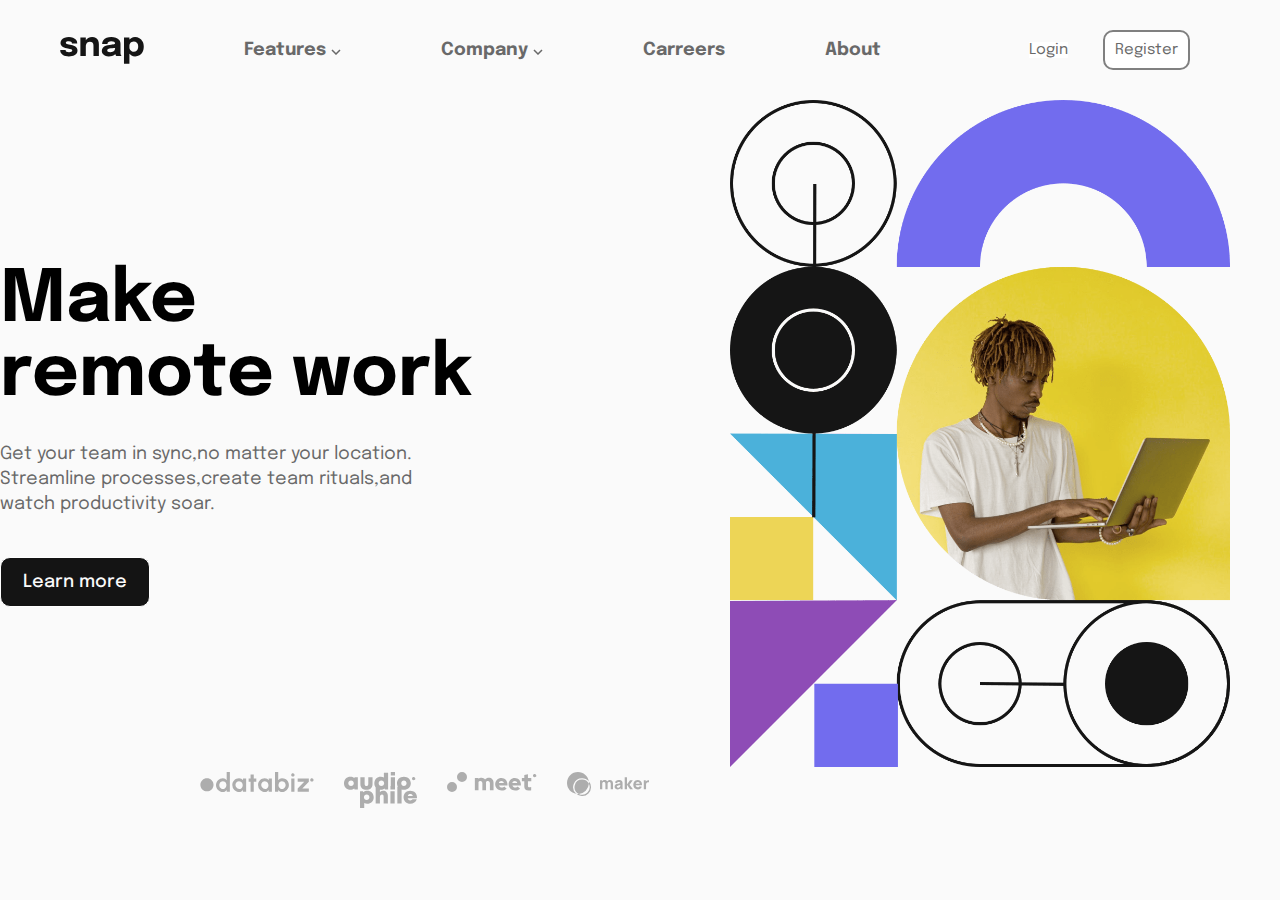
<file: standing-page/index.html>
<!DOCTYPE html>
<html lang="en">
  <head>
    <meta charset="UTF-8" />
    <meta name="viewport" content="width=device-width, initial-scale=1.0" />
    <!-- displays site properly based on user's device -->
    <link rel="preconnect" href="https://fonts.googleapis.com" />
    <link rel="preconnect" href="https://fonts.gstatic.com" crossorigin />
    <link
      href="https://fonts.googleapis.com/css2?family=Epilogue:wght@500;700&display=swap"
      rel="stylesheet"
    />
    <link rel="stylesheet" href="style.css" />
    <title>Frontend Mentor | Intro section with dropdown navigation</title>
    <script src="script.js" defer></script>
  </head>
  <body>
    <div class="navbar">
      <div class="left-side">
        <svg width="84" height="27" xmlns="http://www.w3.org/2000/svg">
          <path
            d="M8.852 19.42c-1.108 0-2.175-.128-3.202-.385a9.648 9.648 0 0 1-2.756-1.137c-.811-.502-1.453-1.13-1.925-1.882-.473-.752-.709-1.63-.709-2.633v-.316h5.39v.246c0 .676.3 1.172.901 1.487.601.315 1.415.472 2.441.472a7.08 7.08 0 0 0 1.55-.166c.495-.11.903-.291 1.224-.542.321-.251.482-.569.482-.954 0-.618-.342-1.056-1.024-1.313-.683-.256-1.777-.513-3.282-.77a21.716 21.716 0 0 1-2.59-.595A10.937 10.937 0 0 1 2.938 9.91 5.28 5.28 0 0 1 1.17 8.28C.727 7.622.505 6.82.505 5.875c0-1.26.382-2.322 1.146-3.185.764-.863 1.782-1.517 3.054-1.96C5.977.287 7.377.065 8.905.065c1.458 0 2.818.242 4.078.726 1.26.484 2.28 1.179 3.062 2.083.782.904 1.172 1.992 1.172 3.264v.245H11.88v-.21c0-.467-.149-.846-.446-1.138a2.804 2.804 0 0 0-1.129-.656 4.616 4.616 0 0 0-1.418-.219c-.443 0-.9.05-1.373.149-.473.099-.872.262-1.199.49-.327.227-.49.545-.49.954 0 .396.175.72.525.97.35.252.84.456 1.47.613.63.158 1.36.306 2.188.447.781.128 1.607.306 2.476.533.869.228 1.686.549 2.45.963a5.34 5.34 0 0 1 1.855 1.627c.472.671.709 1.52.709 2.546 0 1.062-.245 1.972-.735 2.73a5.607 5.607 0 0 1-1.987 1.847 10.04 10.04 0 0 1-2.782 1.05c-1.021.227-2.068.341-3.142.341ZM33.48 19V8.92c0-.77-.1-1.473-.298-2.109a2.965 2.965 0 0 0-1.067-1.531c-.513-.385-1.254-.577-2.223-.577-.84 0-1.566.192-2.178.577a3.754 3.754 0 0 0-1.41 1.61c-.326.688-.49 1.482-.49 2.38L24.31 8.185c0-1.61.35-3.022 1.05-4.235a7.627 7.627 0 0 1 2.844-2.853C29.398.41 30.726.066 32.183.066c1.53 0 2.786.306 3.772.919.986.612 1.721 1.464 2.205 2.555.484 1.09.726 2.365.726 3.824V19H33.48Zm-13.09 0V.415h5.425V19h-5.425Zm28.389.385c-1.354 0-2.558-.216-3.614-.648-1.056-.431-1.881-1.055-2.476-1.872-.595-.817-.893-1.808-.893-2.975 0-1.318.362-2.392 1.085-3.22.724-.828 1.683-1.461 2.879-1.899a15.898 15.898 0 0 1 3.894-.866c2.041-.198 3.45-.38 4.226-.542.776-.164 1.164-.45 1.164-.858V6.47c0-.688-.33-1.23-.989-1.627-.66-.397-1.578-.595-2.756-.595-1.249 0-2.202.224-2.861.673-.66.45-.99 1.135-.99 2.056H42.11c0-1.493.406-2.753 1.217-3.78.81-1.026 1.91-1.805 3.298-2.336 1.389-.53 2.958-.796 4.708-.796 1.633 0 3.144.248 4.532.744 1.389.496 2.506 1.24 3.352 2.231.845.992 1.268 2.252 1.268 3.78v8.032c0 .479.015.937.044 1.374.03.438.096.837.201 1.199.117.408.263.747.438 1.015.175.268.32.455.437.56h-5.337a3.723 3.723 0 0 1-.376-.508 3.962 3.962 0 0 1-.43-.892 7.195 7.195 0 0 1-.305-1.234 9.674 9.674 0 0 1-.097-1.461l1.12.77c-.326.77-.854 1.432-1.583 1.986-.73.554-1.593.98-2.59 1.278-.998.297-2.074.446-3.23.446Zm1.452-4.06a6.14 6.14 0 0 0 2.389-.464A4.104 4.104 0 0 0 54.43 13.4c.467-.665.7-1.534.7-2.608V8.92l1.348 1.313c-.77.28-1.66.51-2.669.69-1.01.182-2.015.324-3.019.43-1.19.116-2.08.317-2.668.603-.59.286-.884.767-.884 1.444 0 .642.25 1.123.752 1.444.502.32 1.249.481 2.24.481Zm13.742 11.323V.415h5.442v26.233h-5.442Zm11.182-7.228a7.325 7.325 0 0 1-4.042-1.181c-1.225-.788-2.205-1.85-2.94-3.185-.735-1.336-1.103-2.838-1.103-4.507v-.28l2.345-.052v.21c0 .863.21 1.619.63 2.266.42.648.963 1.146 1.628 1.496.665.35 1.359.526 2.082.526 1.19 0 2.226-.412 3.106-1.234.881-.823 1.322-2.109 1.322-3.859s-.438-3.025-1.313-3.824c-.875-.799-1.913-1.199-3.115-1.199-.723 0-1.417.173-2.082.517a4.308 4.308 0 0 0-1.628 1.461c-.42.63-.63 1.383-.63 2.257l-2.345-.14c0-1.68.368-3.164 1.103-4.453.735-1.29 1.715-2.307 2.94-3.054a7.619 7.619 0 0 1 4.042-1.12c1.505 0 2.911.37 4.218 1.111 1.306.741 2.365 1.823 3.176 3.247.81 1.423 1.216 3.155 1.216 5.197 0 2.135-.396 3.932-1.19 5.39-.793 1.458-1.843 2.558-3.15 3.299a8.51 8.51 0 0 1-4.27 1.111Z"
            fill="#151515"
          />
        </svg>
        <ul class="first-list">
          <li>
            <a href="#">Features</a>

            <svg width="10" height="6" xmlns="http://www.w3.org/2000/svg">
              <path
                stroke="#686868"
                stroke-width="1.5"
                fill="none"
                d="m1 1 4 4 4-4"
              />
            </svg>
            <ul class="dropdown">
              <li>
                <svg width="14" height="16" xmlns="http://www.w3.org/2000/svg">
                  <path
                    d="M14 3v12a1 1 0 0 1-1 1H1a1 1 0 0 1-1-1V3a1 1 0 0 1 1-1h1V1a1 1 0 1 1 2 0v1h2V1a1 1 0 1 1 2 0v1h2V1a1 1 0 0 1 2 0v1h1a1 1 0 0 1 1 1Zm-2 3H2v1h10V6Zm0 3H2v1h10V9Zm0 3H2v1h10v-1Z"
                    fill="#726CEE"
                  />
                </svg>
                <a href="#">Todo List</a>
              </li>
              <li>
                <svg width="16" height="16" xmlns="http://www.w3.org/2000/svg">
                  <path
                    d="M12.667 8.667h-4v4h4v-4ZM11.334 0v1.333H4.667V0h-2v1.333h-1C.75 1.333 0 2.083 0 3v11.333C0 15.25.75 16 1.667 16h12.667C15.25 16 16 15.25 16 14.333V3c0-.917-.75-1.667-1.666-1.667h-1V0h-2Zm3 14.333H1.667V5.5h12.667v8.833Z"
                    fill="#4BB1DA"
                  />
                </svg>
                <a href="#">Calendar</a>
              </li>
              <li>
                <svg width="13" height="17" xmlns="http://www.w3.org/2000/svg">
                  <path
                    d="M6.408 13.916c-3.313 0-6-1.343-6-3 0-.612.371-1.18 1-1.654V7.916a5 5 0 0 1 3.041-4.6 2 2 0 0 1 3.507-1.664 2 2 0 0 1 .411 1.664 5.002 5.002 0 0 1 3.041 4.6v1.346c.629.474 1 1.042 1 1.654 0 1.657-2.687 3-6 3Zm0 1c.694 0 1.352-.066 1.984-.16.004.054.016.105.016.16a2 2 0 0 1-4 0c0-.055.012-.106.016-.16.633.094 1.29.16 1.984.16Z"
                    fill="#EDD556"
                  />
                </svg>
                <a href="#">Reminder</a>
              </li>
              <li>
                <svg width="16" height="16" xmlns="http://www.w3.org/2000/svg">
                  <path
                    d="M8 0a8 8 0 1 1 0 16A8 8 0 0 1 8 0Zm0 2.133a5.867 5.867 0 1 0 0 11.734A5.867 5.867 0 0 0 8 2.133ZM8 3.2a4.8 4.8 0 1 1 0 9.6 4.8 4.8 0 0 1 0-9.6Zm-.533 2.667a.533.533 0 0 0-.534.533v2.133c0 .295.24.534.534.534h3.2a.533.533 0 0 0 0-1.067H8V6.4a.533.533 0 0 0-.533-.533Z"
                    fill="#8E4CB6"
                  />
                </svg>
                <a href="#">Planning</a>
              </li>
            </ul>
          </li>

          <li class="comp">
            <a href="#">Company</a>
            <svg width="10" height="6" xmlns="http://www.w3.org/2000/svg">
              <path
                stroke="#686868"
                stroke-width="1.5"
                fill="none"
                d="m1 1 4 4 4-4"
              />
            </svg>
            <ul class="dropdown company">
              <li>
                <a href="#">History</a>
              </li>
              <li>
                <a href="#">Calendar</a>
              </li>
              <li>
                <a href="#">Reminder</a>
              </li>
            </ul>
          </li>
          <li><a href="#">Carreers</a></li>
          <li><a href="#"> About </a></li>
        </ul>
      </div>
      <div class="right-side">
        <button>Login</button>
        <button class="register-btn">Register</button>
      </div>
    </div>
    <div class="header">
      <div class="content">
        <h1>
          Make <br />
          remote work
        </h1>
        <p>
          Get your team in sync,no matter your location. <br />
          Streamline processes,create team rituals,and <br />
          watch productivity soar.
        </p>
        <button>Learn more</button>
      </div>
      <div class="image-container">
        <img src="images/image-hero-desktop.png" alt="" />
      </div>
    </div>
    <ul class="list">
      <li>
        <svg width="114" height="20" xmlns="http://www.w3.org/2000/svg">
          <path
            d="M22.887 20c.838 0 1.576-.183 2.213-.55a4.977 4.977 0 0 0 1.584-1.429v1.638h3.195V0h-3.195v8.191A4.848 4.848 0 0 0 25.1 6.756c-.637-.362-1.375-.544-2.213-.544-.951 0-1.842.18-2.67.538-.83.358-1.561.854-2.194 1.487a6.996 6.996 0 0 0-1.486 2.196A6.68 6.68 0 0 0 16 13.106c0 .953.179 1.844.537 2.674.358.83.853 1.562 1.486 2.195a6.989 6.989 0 0 0 2.193 1.488c.83.358 1.72.537 2.671.537Zm.04-3.08a3.42 3.42 0 0 1-1.827-.511 3.826 3.826 0 0 1-1.827-3.303c0-.708.166-1.35.498-1.926a3.9 3.9 0 0 1 1.322-1.383 3.379 3.379 0 0 1 1.834-.518c.672 0 1.272.17 1.8.511.528.341.94.802 1.237 1.383.297.581.445 1.225.445 1.933 0 .7-.148 1.34-.445 1.92a3.53 3.53 0 0 1-1.23 1.383c-.524.34-1.127.511-1.807.511ZM39.294 20c.794 0 1.486-.181 2.075-.544a4.375 4.375 0 0 0 1.434-1.422l.13 1.625h3.209V6.553h-3.195l.144 1.678a5.992 5.992 0 0 0-1.748-1.468c-.685-.385-1.464-.577-2.337-.577-.934 0-1.807.175-2.619.524a6.818 6.818 0 0 0-2.147 1.455c-.62.62-1.1 1.341-1.44 2.163a6.81 6.81 0 0 0-.511 2.634 6.935 6.935 0 0 0 2.042 4.967 7.16 7.16 0 0 0 2.24 1.52c.846.368 1.754.551 2.723.551Zm.091-3.08a3.51 3.51 0 0 1-1.813-.498 4.227 4.227 0 0 1-1.395-1.33 4.049 4.049 0 0 1-.654-1.842c-.061-.734.057-1.4.353-1.998a3.592 3.592 0 0 1 1.264-1.435 3.3 3.3 0 0 1 1.853-.538 3.32 3.32 0 0 1 1.794.498c.532.332.968.776 1.309 1.33.34.555.541 1.173.602 1.855.053.725-.054 1.387-.32 1.986a3.384 3.384 0 0 1-1.172 1.435c-.516.358-1.122.537-1.82.537Zm14.378 2.74V9.75h2.54V6.553h-2.54V2.438h-3.195v4.115H48.63v3.198h1.938v9.908h3.195Zm11.273.34c.795 0 1.486-.181 2.076-.544a4.375 4.375 0 0 0 1.433-1.422l.131 1.625h3.208V6.553H68.69l.145 1.678a5.992 5.992 0 0 0-1.749-1.468c-.685-.385-1.464-.577-2.337-.577-.934 0-1.807.175-2.619.524a6.818 6.818 0 0 0-2.147 1.455c-.62.62-1.1 1.341-1.44 2.163a6.81 6.81 0 0 0-.51 2.634 6.935 6.935 0 0 0 2.042 4.967 7.16 7.16 0 0 0 2.239 1.52c.847.368 1.754.551 2.723.551Zm.092-3.08a3.51 3.51 0 0 1-1.814-.498 4.227 4.227 0 0 1-1.394-1.33 4.049 4.049 0 0 1-.655-1.842c-.06-.734.057-1.4.354-1.998a3.592 3.592 0 0 1 1.263-1.435 3.3 3.3 0 0 1 1.853-.538 3.32 3.32 0 0 1 1.794.498c.532.332.969.776 1.31 1.33.34.555.54 1.173.602 1.855.052.725-.055 1.387-.321 1.986a3.384 3.384 0 0 1-1.172 1.435c-.515.358-1.122.537-1.82.537ZM81.993 20c.96 0 1.857-.18 2.69-.537a6.968 6.968 0 0 0 3.687-3.696 6.774 6.774 0 0 0 .536-2.687c0-1.267-.31-2.423-.93-3.467a7.027 7.027 0 0 0-2.5-2.496c-1.048-.62-2.209-.93-3.483-.93-.82 0-1.547.185-2.18.556a5.15 5.15 0 0 0-1.591 1.448V0h-3.195v19.66h3.195v-1.665a5.15 5.15 0 0 0 1.59 1.448c.634.371 1.36.557 2.18.557Zm-.04-3.093c-.663 0-1.256-.17-1.78-.511a3.53 3.53 0 0 1-1.231-1.383 4.187 4.187 0 0 1-.445-1.933c0-.69.148-1.326.445-1.907a3.58 3.58 0 0 1 1.23-1.39 3.164 3.164 0 0 1 1.782-.517c.672 0 1.287.17 1.846.511.558.341 1.004.802 1.335 1.383.332.58.498 1.221.498 1.92 0 .708-.166 1.35-.498 1.927a3.88 3.88 0 0 1-1.329 1.382 3.435 3.435 0 0 1-1.852.518ZM92.874 4.6c.463 0 .854-.155 1.173-.465.318-.31.478-.701.478-1.173 0-.463-.16-.852-.478-1.166a1.604 1.604 0 0 0-1.172-.472c-.463 0-.856.157-1.179.472a1.563 1.563 0 0 0-.484 1.166c0 .472.161.863.484 1.173.323.31.716.465 1.179.465Zm19 5c.463 0 .854-.155 1.173-.465.318-.31.478-.701.478-1.173 0-.463-.16-.852-.478-1.166a1.604 1.604 0 0 0-1.172-.472c-.463 0-.856.157-1.179.472a1.563 1.563 0 0 0-.484 1.166c0 .472.161.863.484 1.173.323.31.716.465 1.179.465ZM6.979 19.324c1.835 0 3.385-.616 4.65-1.846 1.264-1.23 1.896-2.782 1.896-4.654 0-1.838-.632-3.38-1.897-4.628-1.264-1.248-2.814-1.872-4.65-1.872-1.835 0-3.393.624-4.675 1.872C1.021 9.444.38 10.986.38 12.824c0 1.872.64 3.423 1.922 4.654 1.282 1.23 2.84 1.846 4.676 1.846Zm87.48.335V6.553h-3.195V19.66h3.195Zm14.399 0v-3.198h-6.573l6.573-6.71V6.553H97.675v3.198h6.586l-6.586 6.71v3.198h11.182Z"
            fill="#ADADAD"
          />
        </svg>
      </li>
      <li>
        <svg width="73" height="36" xmlns="http://www.w3.org/2000/svg">
          <path
            d="M6.476 17.85c1.434 0 2.715-.47 3.726-1.287l.364.87h3.289V5.126h-3.17l-.436.952C9.23 5.238 7.93 4.754 6.476 4.754 2.699 4.754 0 7.467 0 11.28c0 3.825 2.7 6.571 6.476 6.571Zm.568-3.754c-1.593 0-2.764-1.2-2.764-2.807 0-1.598 1.161-2.797 2.764-2.797 1.594 0 2.765 1.2 2.765 2.797 0 1.607-1.171 2.807-2.765 2.807Zm15.422 3.754c3.648 0 6.078-2.243 6.078-5.687V5.138H24.29v6.84c0 1.286-.687 2.064-1.824 2.064-1.136 0-1.837-.765-1.837-2.064v-6.84h-4.254v7.025c0 3.444 2.443 5.687 6.091 5.687Zm14.361.013c1.439 0 2.72-.488 3.725-1.33l.401.914h3.148V.694h-4.205v4.895a5.78 5.78 0 0 0-3.069-.854c-3.79 0-6.489 2.732-6.489 6.557 0 3.826 2.7 6.571 6.49 6.571Zm.57-3.754c-1.594 0-2.765-1.21-2.765-2.816 0-1.608 1.17-2.817 2.764-2.817 1.594 0 2.765 1.21 2.765 2.817 0 1.607-1.171 2.816-2.765 2.816ZM50.99 3.598V0H46.8v3.598h4.19Zm.032 13.848V5.138H46.77v12.308h4.254Zm8.88.404c4.014 0 6.925-2.755 6.925-6.558 0-3.815-2.911-6.557-6.924-6.557-4.027 0-6.925 2.742-6.925 6.557 0 3.803 2.898 6.558 6.925 6.558Zm9.76-9.573c.463 0 .853-.156 1.172-.466.318-.31.478-.7.478-1.173 0-.463-.16-.852-.478-1.166A1.604 1.604 0 0 0 69.663 5c-.463 0-.856.157-1.179.472A1.563 1.563 0 0 0 68 6.638c0 .472.161.863.484 1.173.323.31.716.466 1.179.466Zm-9.76 5.765c-1.55 0-2.663-1.122-2.663-2.75 0-1.627 1.113-2.748 2.664-2.748 1.55 0 2.663 1.131 2.663 2.749 0 1.627-1.112 2.749-2.663 2.749Zm-39.676 21.86v-4.846a5.789 5.789 0 0 0 3.01.817c3.777 0 6.476-2.735 6.476-6.57 0-3.835-2.7-6.558-6.475-6.558-1.468 0-2.775.506-3.79 1.381l-.533-.977h-2.893v16.753h4.205Zm2.442-7.783c-1.594 0-2.765-1.2-2.765-2.816 0-1.617 1.171-2.817 2.765-2.817 1.593 0 2.764 1.2 2.764 2.817 0 1.617-1.18 2.816-2.764 2.816Zm13.25 3.338v-6.573c0-1.58.802-2.49 2.09-2.49 1.11 0 1.61.724 1.61 2.144v6.919h4.253v-7.412c0-3.19-1.822-5.26-4.657-5.26a5.28 5.28 0 0 0-3.297 1.174v-5.255h-4.253v16.753h4.253Zm14.718-13.849V14.01h-4.189v3.598h4.189Zm.033 13.849V19.148h-4.254v12.309h4.254Zm6.929 0V14.704h-4.254v16.753H57.6Zm8.664.404c3.099 0 5.597-1.755 6.466-4.564h-4.233c-.409.72-1.24 1.154-2.233 1.154-1.343 0-2.243-.73-2.52-2.142h9.17c.055-.38.087-.752.087-1.122 0-3.611-2.756-6.442-6.737-6.442-3.876 0-6.708 2.775-6.708 6.548 0 3.76 2.855 6.568 6.708 6.568Zm2.547-7.9h-4.993c.344-1.222 1.206-1.894 2.446-1.894 1.284 0 2.173.664 2.547 1.894Z"
            fill="#ADADAD"
          />
        </svg>
      </li>
      <li>
        <svg width="90" height="20" xmlns="http://www.w3.org/2000/svg">
          <path
            d="M5 10a5 5 0 1 1 0 10 5 5 0 0 1 0-10ZM15 0a5 5 0 1 1 0 10 5 5 0 0 1 0-10Zm16.515 18.34V9.964c.226-.293.5-.513.824-.66.324-.146.689-.22 1.095-.22.587 0 1.058.205 1.412.614.353.408.53.945.53 1.608v7.034h3.658v-7.543a7.069 7.069 0 0 0-.045-.787c.241-.293.527-.52.858-.683.331-.162.7-.242 1.107-.242.587 0 1.057.204 1.411.613.354.408.53.945.53 1.608v7.034h3.659v-7.543c0-1.435-.433-2.615-1.299-3.54-.865-.926-1.976-1.389-3.33-1.389-.783 0-1.506.147-2.168.44a4.968 4.968 0 0 0-1.716 1.25 4.316 4.316 0 0 0-1.524-1.239 4.504 4.504 0 0 0-2.021-.45c-.557 0-1.088.084-1.592.254-.505.17-.967.424-1.389.763V6.1h-3.658v12.24h3.658Zm23.168.231c.993 0 1.885-.146 2.675-.44.79-.292 1.562-.763 2.315-1.41l-2.416-2.199c-.286.293-.632.52-1.039.683a3.63 3.63 0 0 1-1.355.243c-.692 0-1.294-.182-1.806-.544a3.22 3.22 0 0 1-1.13-1.4h8.514v-.926a7.74 7.74 0 0 0-.452-2.672c-.301-.825-.719-1.531-1.253-2.117A5.875 5.875 0 0 0 56.828 6.4a5.71 5.71 0 0 0-2.416-.509c-.873 0-1.69.162-2.45.486a6.032 6.032 0 0 0-1.976 1.342 6.357 6.357 0 0 0-1.321 2.025 6.418 6.418 0 0 0-.486 2.487c0 .88.17 1.709.508 2.488a6.378 6.378 0 0 0 1.378 2.024 6.268 6.268 0 0 0 2.066 1.343 6.717 6.717 0 0 0 2.552.485Zm2.167-7.682h-4.99c.18-.617.49-1.095.926-1.434.436-.34.956-.51 1.558-.51.587 0 1.103.178 1.547.533.444.355.764.825.96 1.411Zm11.268 7.682c.994 0 1.885-.146 2.676-.44.79-.292 1.562-.763 2.314-1.41l-2.416-2.199c-.286.293-.632.52-1.039.683a3.63 3.63 0 0 1-1.354.243c-.693 0-1.295-.182-1.807-.544a3.22 3.22 0 0 1-1.129-1.4h8.513v-.926a7.74 7.74 0 0 0-.452-2.672c-.3-.825-.718-1.531-1.253-2.117A5.875 5.875 0 0 0 70.263 6.4a5.71 5.71 0 0 0-2.416-.509c-.873 0-1.69.162-2.45.486a6.032 6.032 0 0 0-1.976 1.342 6.357 6.357 0 0 0-1.32 2.025 6.418 6.418 0 0 0-.486 2.487c0 .88.17 1.709.508 2.488a6.378 6.378 0 0 0 1.377 2.024 6.268 6.268 0 0 0 2.066 1.343 6.717 6.717 0 0 0 2.552.485Zm2.168-7.682h-4.99c.18-.617.489-1.095.925-1.434.437-.34.956-.51 1.558-.51.587 0 1.103.178 1.547.533.444.355.764.825.96 1.411Zm11.335 7.613c.346 0 .775-.035 1.287-.104a7.37 7.37 0 0 0 1.265-.266V15.1c-.301.092-.58.158-.836.196a5.456 5.456 0 0 1-.813.058c-.587 0-.997-.112-1.23-.335-.234-.224-.35-.606-.35-1.146v-4.65h3.342V6.1h-3.342V2.143l-3.658.81V6.1H74.87v3.123h2.416v5.392c0 1.28.365 2.248 1.095 2.904.73.655 1.81.983 3.24.983Zm6.042-13.225c.462 0 .853-.156 1.172-.466.318-.31.478-.7.478-1.173 0-.463-.16-.852-.478-1.166A1.604 1.604 0 0 0 87.663 2c-.463 0-.856.157-1.179.472A1.563 1.563 0 0 0 86 3.638c0 .472.161.863.484 1.173.323.31.716.466 1.179.466Z"
            fill="#ADADAD"
            fill-rule="evenodd"
          />
        </svg>
      </li>
      <li>
        <svg width="83" height="24" xmlns="http://www.w3.org/2000/svg">
          <path
            d="M35.276 17.143V11.76c0-.51.141-.925.424-1.246.282-.321.656-.482 1.123-.482.488 0 .87.164 1.148.49.277.326.415.783.415 1.37v5.25h2.238V11.76c0-.34.065-.64.194-.9.129-.261.308-.464.539-.61.23-.145.502-.218.814-.218.489 0 .871.164 1.148.49.277.326.416.783.416 1.37v5.25h2.238V11.3c0-.971-.26-1.757-.778-2.358-.518-.6-1.285-.9-2.3-.9-.592 0-1.131.13-1.616.39-.486.26-.873.624-1.16 1.09l.062-.096-.037-.07a2.632 2.632 0 0 0-.687-.768l-.145-.103c-.447-.296-1.02-.444-1.716-.444-.609 0-1.159.134-1.65.403-.327.18-.61.401-.848.666l-.102.12v-.975h-1.975v8.887h2.255Zm15.305.247c.768 0 1.403-.133 1.905-.4.39-.206.76-.514 1.109-.921l.014-.018v1.092h1.958v-5.431c0-.406-.016-.773-.049-1.103a2.653 2.653 0 0 0-.313-.987 2.61 2.61 0 0 0-1.382-1.25c-.609-.242-1.306-.363-2.09-.363-1.07 0-1.915.23-2.534.691a3.434 3.434 0 0 0-1.268 1.794l2.025.642c.142-.406.392-.688.748-.848.357-.159.7-.238 1.029-.238.592 0 1.015.123 1.267.37.177.173.292.414.345.724l.015.116-.357.053-.366.055-.353.052c-.576.085-1.091.174-1.547.267-.455.094-.847.2-1.176.321-.478.176-.858.394-1.14.654-.283.261-.487.561-.613.901a3.22 3.22 0 0 0-.19 1.128c0 .493.114.945.342 1.353.228.409.562.735 1.004.98.442.244.98.366 1.617.366Zm.477-1.761c-.258 0-.48-.039-.666-.115a.953.953 0 0 1-.432-.334.89.89 0 0 1-.153-.522c0-.148.032-.283.095-.403.063-.121.162-.232.296-.334.135-.101.312-.196.531-.284.192-.07.414-.137.667-.197.252-.06.584-.128.995-.202.257-.046.564-.1.92-.16l.03-.004v.007a15.73 15.73 0 0 1-.014.333l-.01.186c-.02.321-.086.603-.202.844-.06.126-.174.282-.341.469a2.32 2.32 0 0 1-.675.498c-.282.145-.63.218-1.04.218Zm8.92 1.514v-4.279l3.077 4.279h2.913l-3.423-4.444 3.21-4.443H62.99l-3.012 4.279V5.294h-2.271l-.017 11.849h2.288Zm14.968-3.818c.093-1.075-.017-2.01-.33-2.806-.312-.796-.795-1.413-1.448-1.852-.652-.438-1.445-.658-2.378-.658-.877 0-1.654.199-2.328.597a4.192 4.192 0 0 0-1.589 1.674c-.384.719-.576 1.564-.576 2.535 0 .888.197 1.677.589 2.365a4.244 4.244 0 0 0 1.63 1.621c.693.393 1.495.589 2.406.589.856 0 1.644-.225 2.366-.675a3.937 3.937 0 0 0 1.584-1.893l-2.239-.641c-.164.362-.403.639-.715.83-.313.193-.689.289-1.128.289-.696 0-1.224-.227-1.584-.68-.248-.313-.411-.716-.488-1.21l-.012-.085h6.24Zm-2.265-1.662h-3.915l.016-.076c.077-.323.191-.6.345-.83l.08-.11c.359-.464.92-.696 1.682-.696.653 0 1.123.199 1.411.597.177.244.3.585.368 1.022l.013.093Zm6.37 5.48V12.6c0-.34.047-.646.14-.918a2.02 2.02 0 0 1 .412-.707c.181-.2.403-.361.667-.482.263-.126.558-.201.884-.226.327-.025.613.001.86.078v-2.09a4.173 4.173 0 0 0-.806-.02c-.27.019-.53.065-.782.14a2.869 2.869 0 0 0-.7.308c-.28.164-.515.373-.707.625a3.2 3.2 0 0 0-.212.316l-.035.063V8.256h-1.975v8.887h2.255ZM10.972 0c5.466 0 9.999 3.997 10.834 9.228A8.914 8.914 0 0 1 9.228 21.805C3.998 20.97 0 16.438 0 10.971 0 4.912 4.912 0 10.97 0Zm4.099 6.171a8.914 8.914 0 0 0-5.842 15.634 11.095 11.095 0 0 0 2.639.102 7.543 7.543 0 0 1 3.226-14.364 7.55 7.55 0 0 1 6.813 4.322 10.972 10.972 0 0 1-10.04 10.042 7.543 7.543 0 0 0 10.04-10.042 11.052 11.052 0 0 0-.1-2.637 8.892 8.892 0 0 0-6.736-3.057Z"
            fill="#ADADAD"
          />
        </svg>
      </li>
    </ul>
  </body>
</html>
</file>
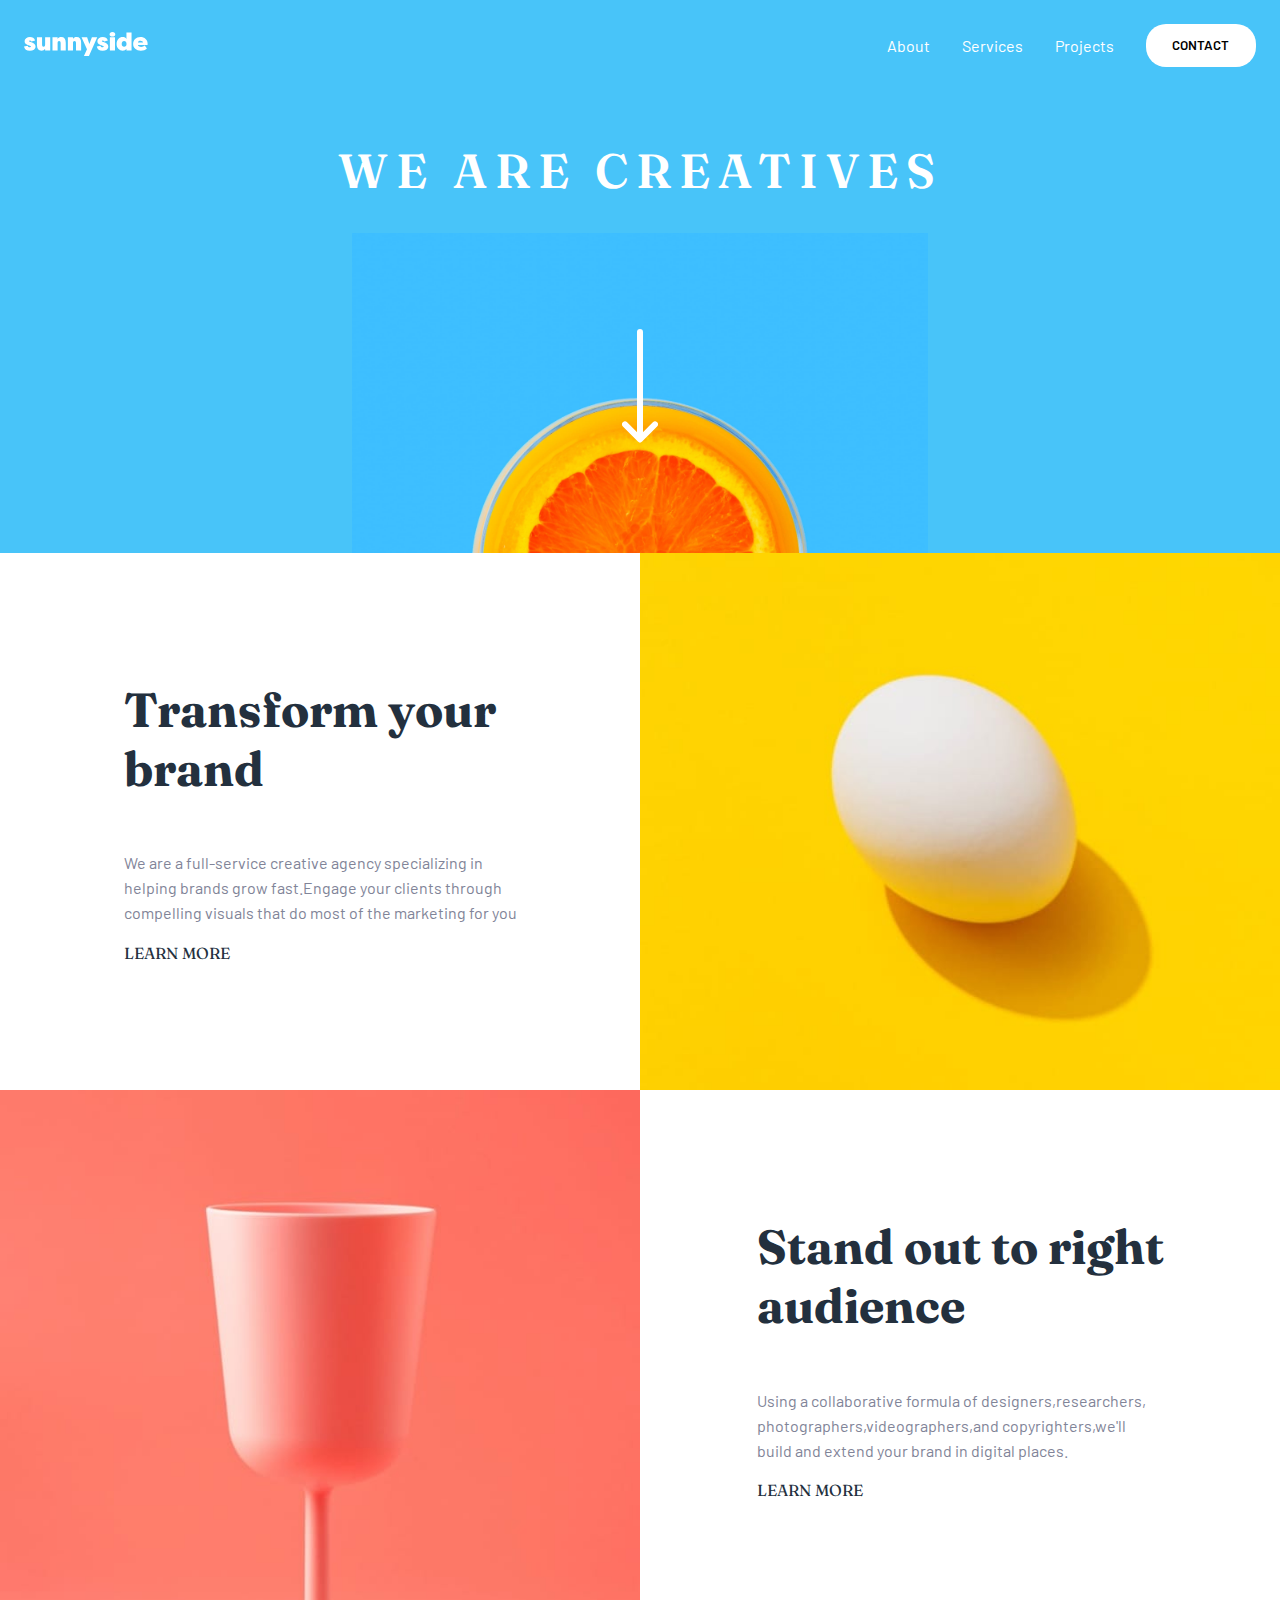
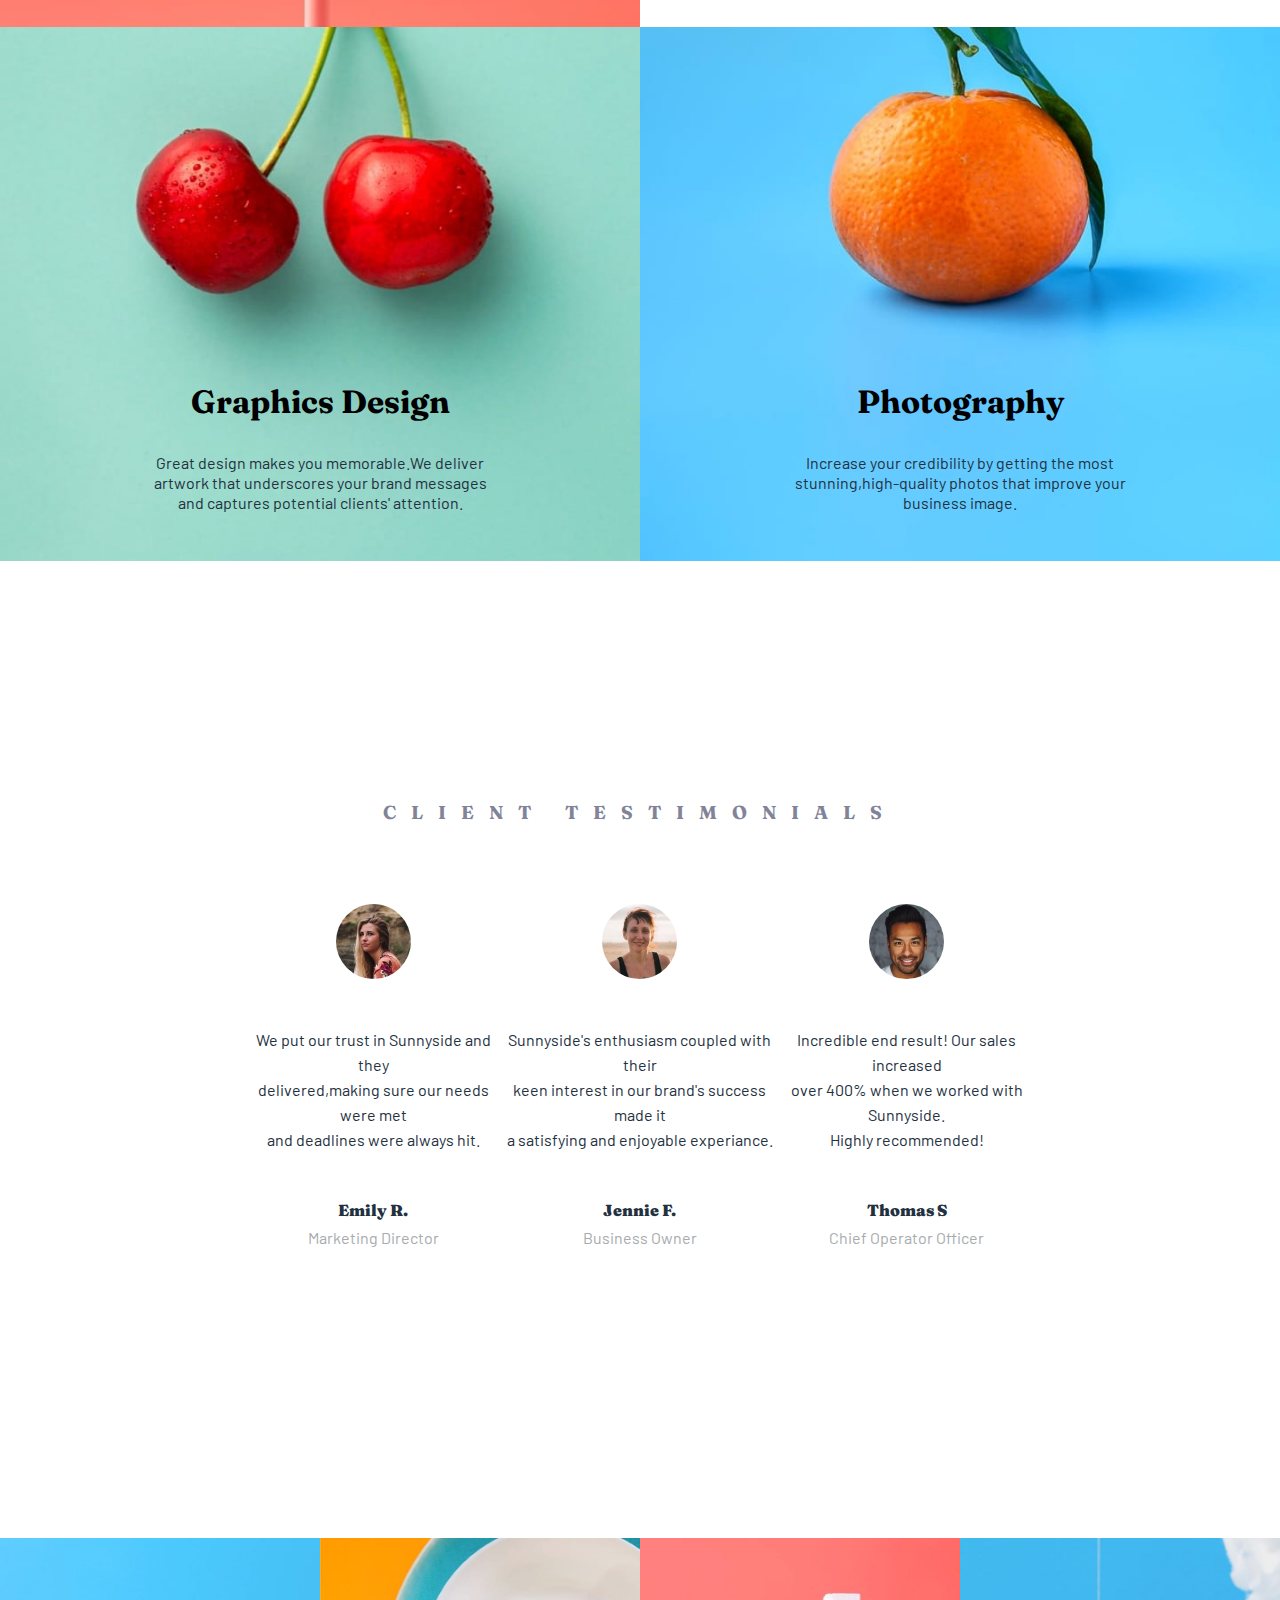
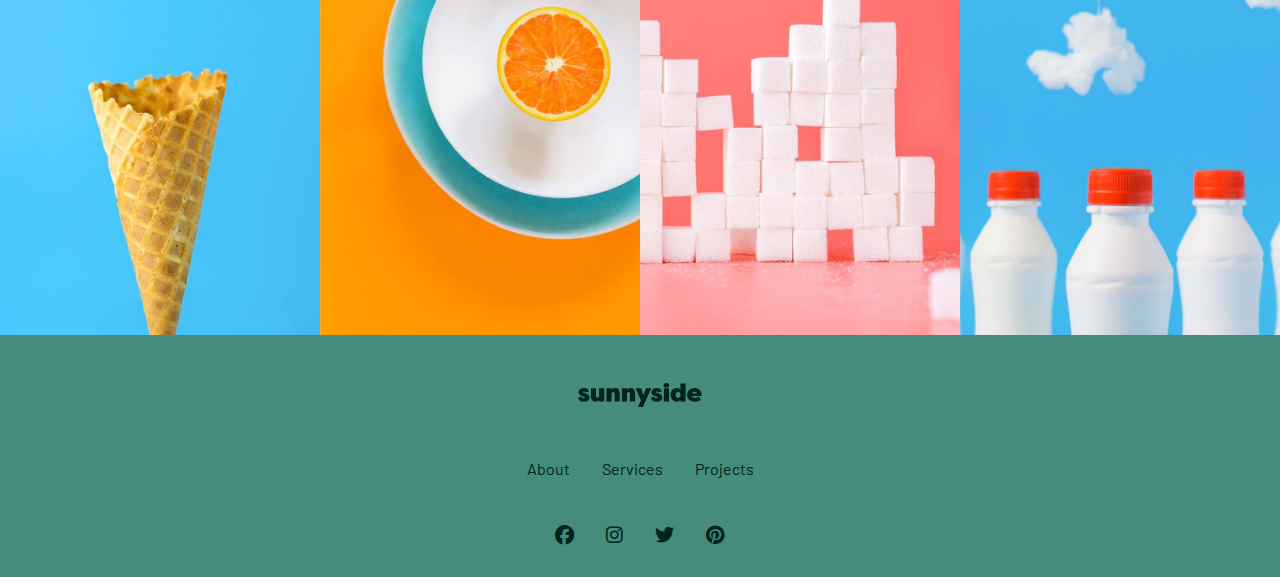
<file: sunnyside-responsive/index.html>
<!DOCTYPE html>
<html lang="en">
  <head>
    <meta charset="UTF-8" />
    <meta name="viewport" content="width=device-width, initial-scale=1.0" />
    <!-- displays site properly based on user's device -->

    <link rel="preconnect" href="https://fonts.googleapis.com" />
    <link rel="preconnect" href="https://fonts.gstatic.com" crossorigin />
    <link
      href="https://fonts.googleapis.com/css2?family=Barlow:wght@600&display=swap"
      rel="stylesheet"
    />
    <link rel="preconnect" href="https://fonts.googleapis.com" />
    <link rel="preconnect" href="https://fonts.gstatic.com" crossorigin />
    <link
      href="https://fonts.googleapis.com/css2?family=Fraunces:wght@700;900&display=swap"
      rel="stylesheet"
    />
    <link rel="stylesheet" href="style.css" />
    <link
      rel="stylesheet"
      href="https://cdnjs.cloudflare.com/ajax/libs/font-awesome/6.2.0/css/all.min.css"
    />
    <title>Frontend Mentor | Sunnyside agency landing page</title>
  </head>
  <body>
    <section class="creatives">
      <nav class="navbar">
        <div class="logo">
          <img src="images/logo.svg" alt="Logo" />
        </div>
        <div class="buttons">
          <a href="#">About</a>
          <a href="#">Services</a>
          <a href="#">Projects</a>
          <button class="contact-btn">CONTACT</button>
        </div>
      </nav>

      <div class="header">
        <h1>WE ARE CREATIVES</h1>
        <img
          src="images/icon-arrow-down.svg"
          alt="arrow-down"
          class="arrow-down"
        />
        <div class="imgBox">
          <img src="images/desktop/image-header.jpg" alt="photoOf" />
        </div>
      </div>
    </section>

    <section class="boxes">
      <div class="box brand">
        <h2>
          Transform your <br />
          brand
        </h2>
        <p>
          We are a full-service creative agency specializing in <br />
          helping brands grow fast.Engage your clients through <br />
          compelling visuals that do most of the marketing for you
        </p>
        <a href="" class="learn-more">LEARN MORE</a>
      </div>
      <div class="box egg">
        <img src="images/desktop/image-transform.jpg" alt="" />
      </div>
      <div class="box cup">
        <img src="images/desktop/image-stand-out.jpg" alt="" />
      </div>
      <div class="box audience">
        <h2>
          Stand out to right <br />
          audience
        </h2>
        <p>
          Using a collaborative formula of designers,researchers,<br />
          photographers,videographers,and copyrighters,we'll <br />
          build and extend your brand in digital places.
        </p>
        <a href="" class="learn-more red">LEARN MORE</a>
      </div>
      <div class="box strawberry">
        <img src="images/desktop/image-graphic-design.jpg" alt="" />
        <div class="content-boxes">
          <h2>Graphics Design</h2>
          <p>
            Great design makes you memorable.We deliver <br />
            artwork that underscores your brand messages <br />
            and captures potential clients' attention.
          </p>
        </div>
      </div>
      <div class="box orange">
        <img src="images/desktop/image-photography.jpg" alt="" />
        <div class="content-boxes">
          <h2>Photography</h2>
          <p>
            Increase your credibility by getting the most <br />
            stunning,high-quality photos that improve your <br />
            business image.
          </p>
        </div>
      </div>
    </section>

    <section class="testimonials">
      <h3>Client Testimonials</h3>
      <div class="client-boxes">
        <div class="client">
          <img src="images/image-emily.jpg" alt="" />
          <p>
            We put our trust in Sunnyside and they <br />
            delivered,making sure our needs were met <br />
            and deadlines were always hit.
          </p>

          <div class="department-div">
            <h4>Emily R.</h4>
            <p class="department">Marketing Director</p>
          </div>
        </div>
        <div class="client">
          <img src="images/image-jennie.jpg" alt="" />
          <p>
            Sunnyside's enthusiasm coupled with their <br />
            keen interest in our brand's success made it <br />
            a satisfying and enjoyable experiance.
          </p>

          <div class="department-div">
            <h4>Jennie F.</h4>
            <p class="department">Business Owner</p>
          </div>
        </div>
        <div class="client">
          <img src="images/image-thomas.jpg" alt="" />
          <p>
            Incredible end result! Our sales increased <br />
            over 400% when we worked with Sunnyside. <br />
            Highly recommended!
          </p>

          <div class="department-div">
            <h4>Thomas S</h4>
            <p class="department">Chief Operator Officer</p>
          </div>
        </div>
      </div>
    </section>

    <section class="images">
      <img src="images/desktop/image-gallery-cone.jpg" alt="" />
      <img src="images/desktop/image-gallery-orange.jpg" alt="" />
      <img src="images/desktop/image-gallery-sugarcubes.jpg" alt="" />
      <img src="images/desktop/image-gallery-milkbottles.jpg" alt="" />
    </section>

    <footer>
      <img src="images/logored.svg" class="logo" alt="" />
      <ul>
        <li>About</li>
        <li>Services</li>
        <li>Projects</li>
      </ul>

      <div class="social">
        <i class="fa-brands fa-facebook"></i>
        <i class="fa-brands fa-instagram"></i>
        <i class="fa-brands fa-twitter"></i>
        <i class="fa-brands fa-pinterest"></i>
      </div>
    </footer>
  </body>
</html>
</file>
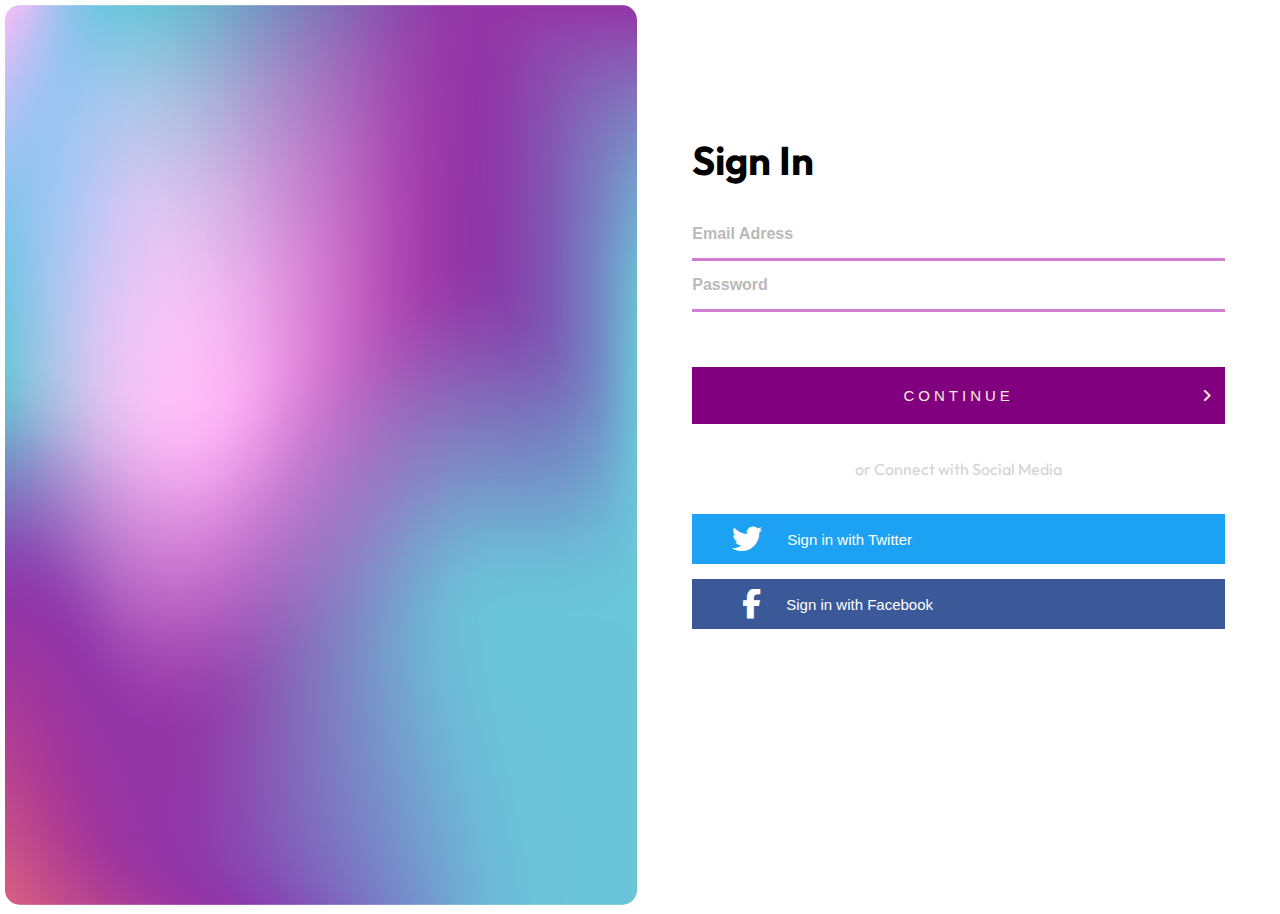
<file: ui-design/index.html>
<!DOCTYPE html>
<html lang="en">
  <head>
    <meta charset="UTF-8" />
    <meta http-equiv="X-UA-Compatible" content="IE=edge" />
    <meta name="viewport" content="width=device-width, initial-scale=1.0" />
    <title>Document</title>
    <link rel="stylesheet" href="style.css" />
    <link
      rel="stylesheet"
      href="https://cdnjs.cloudflare.com/ajax/libs/font-awesome/6.1.2/css/all.min.css"
    />
    <link rel="preconnect" href="https://fonts.googleapis.com" />
    <link rel="preconnect" href="https://fonts.gstatic.com" crossorigin />
    <link rel="preconnect" href="https://fonts.googleapis.com" />
    <link rel="preconnect" href="https://fonts.gstatic.com" crossorigin />
    <link rel="preconnect" href="https://fonts.googleapis.com" />
    <link rel="preconnect" href="https://fonts.gstatic.com" crossorigin />
    <link
      href="https://fonts.googleapis.com/css2?family=Outfit:wght@100;200;300;400;600&display=swap"
      rel="stylesheet"
    />
  </head>
  <body>
    <div class="container">
      <div class="imgBox">
        <img src="assets/gcd5tqg.jpg" alt="" />
      </div>
      <div class="contentBox">
        <h2>Sign In</h2>
        <input type="text" placeholder="Email Adress" />
        <input type="password" placeholder="Password" />
        <button class="continue" type="submit">
          <span class="spann">Continue</span>
          <i class="fa-solid fa-angle-right cont"></i>
        </button>
        <span class="connect">or Connect with Social Media</span>

        <button class="social tw">
          <i class="fa-brands fa-twitter twitter"></i> Sign in with Twitter
        </button>
        <button class="social fc">
          <i class="fa-brands fa-facebook-f fcc"></i> Sign in with Facebook
        </button>
      </div>
    </div>
  </body>
</html>
</file>
<file: standing-page/style.css>
* {
  margin: 0;
  padding: 0;
  font-size: 18px;
}

body {
  background-color: hsl(0, 0%, 98%);
}

/* NAVBAR STYLES  */
.navbar {
  display: flex;
  padding: 30px 60px;
  justify-content: space-between;
  align-items: center;
  font-family: 'Epilogue', sans-serif;
  color: hsl(0, 0%, 41%);
  font-size: 12px;
  font-weight: 700;
}

.left-side {
  display: flex;
  gap: 100px;
  align-items: center;
}

.left-side .first-list {
  display: flex;
  list-style: none;
  gap: 100px;
}

.left-side .first-list li {
  position: relative;
}

.left-side .first-list li a {
  text-decoration: none;
  color: hsl(0, 0%, 41%);
}

.left-side .first-list li a:hover {
  cursor: pointer;
  color: hsl(0, 0%, 8%);
}

.right-side button {
  margin-right: 30px;
  font-size: 15px;
  border: none;
  background-color: #fff;
  font-family: 'Epilogue', sans-serif;
  color: hsl(0, 0%, 41%);
}

.right-side .register-btn {
  border: 2px solid gray;
  padding: 10px 10px;
  border-radius: 10px;
}

/* HEADER STYLES  */

.header {
  display: flex;
  max-width: 1400px;
  margin: 0 auto;
  justify-content: space-between;
  align-items: center;
  padding-right: 50px;
  position: relative;
}

.header img {
  max-width: 500px;
}

.header h1 {
  font-size: 4rem;
  font-family: 'Epilogue', sans-serif;

  margin-bottom: 30px;
}

.header p {
  color: hsl(0, 0%, 41%);
  font-family: 'Epilogue', sans-serif;
  line-height: 25px;
}

.header button {
  font-family: 'Epilogue', sans-serif;
  border: none;
  margin-top: 40px;
  background-color: hsl(0, 0%, 8%);
  color: hsl(0, 0%, 98%);
  font-weight: 500;
  padding: 15px 22px;
  border-radius: 10px;
  border: 1px solid #fff;
}

.header button:hover {
  background-color: #fff;
  color: black;
  border: 1px solid black;
}

.list {
  display: flex;
  list-style: none;
  gap: 30px;
  margin-left: 200px;
}

/* Dropdown*/

.dropdown {
  display: flex;
  flex-direction: column;
  gap: 15px;
  list-style: none;
  position: absolute;
  z-index: 1;
  margin-top: 10px;
  padding: 25px;
  background-color: #fff;
  border-radius: 15px;
  right: 0;
  font-weight: 500;
  display: none;
}

.dropdown li {
  display: flex;
  gap: 8px;
}

.dropdown li a {
  font-size: 14px;
}

.dropdown.company {
  padding: 20px;
}

/* MEDIA QUERIES  */

@media screen and (max-width: 992px) {
  .header {
    flex-direction: column;
    gap: 100px;
    padding: 0;
    margin: 0;
    margin-top: 40px;
    margin: 15px auto;
  }

  .navbar {
    padding: 15px;
  }

  .header img {
    margin-bottom: 150px;
  }

  .header .list {
    align-self: flex-end;
  }
}

@media screen and (max-width: 740px) {
  .header {
    flex-direction: column;

    margin: 15px auto;
    width: 100%;
  }

  .header .image-container {
    max-width: 300px;
  }

  body {
    display: flex;
    flex-direction: column;
    align-items: center;
  }

  .header img {
    max-width: 300px;
  }

  .header h1 {
    font-size: 2rem;
  }

  .list {
    display: flex;

    text-align: left;
    margin-left: 0;
  }
}
</file>
<file: sunnyside-responsive/style.css>
* {
  margin: 0;
  padding: 0;
  box-sizing: border-box;
}

body {
  overflow-x: hidden;
}

/* CREATIVES SECTION */

.creatives {
  background-color: #48c4f9;
  font-family: 'Barlow', sans-serif;
  position: relative;
}

.navbar {
  display: flex;
  justify-content: space-between;
  align-items: center;
  padding: 1.5rem;
}

.buttons {
  display: flex;
  gap: 2rem;
  align-items: center;
}

.buttons a {
  color: #fff;
  text-decoration: none;
}

.buttons button {
  font-family: 'Barlow', sans-serif;
  font-weight: 600;
  border: none;
  color: black;
  padding: 1em 2em;
  border-radius: 20px;
  background-color: #fff;
}

.buttons button:hover {
  background-color: #6fd1fd;
}

.header {
  display: flex;
  justify-content: center;
  align-items: center;
  flex-direction: column;
}

.header h1 {
  color: white;
  font-family: 'Fraunces', serif;
  font-weight: 600;
  font-size: 3rem;
  margin-top: 50px;
  margin-bottom: 30px;
  letter-spacing: 8px;
  text-align: center;
}

.header .arrow-down {
  position: absolute;
  margin-top: 8rem;
  z-index: 1;
}

.header .imgBox {
  width: 45%;
}

.header .imgBox img {
  width: 100%;
  position: relative;
  top: 3px;
}

.boxes {
  display: grid;
  grid-template-columns: 1fr 1fr;
}

/* Brand */

.box.brand,
.box.audience {
  display: flex;
  justify-content: center;
  margin: 0 auto;
  flex-direction: column;
  text-align: left;
}

.brand h2,
.audience h2 {
  font-size: 3rem;
  font-family: 'Fraunces', serif;
  color: hsl(212, 27%, 19%);
  margin-bottom: 1.1em;
}

.brand p,
.audience p {
  font-family: 'Barlow', sans-serif;
  color: hsl(232, 10%, 55%);
  line-height: 25px;
  margin-bottom: 1.1em;
}

.learn-more {
  font-family: 'Fraunces', serif;
  color: hsl(212, 27%, 19%);
  text-decoration: none;
}

.learn-more:hover {
  text-decoration: underline;
  text-decoration-color: hsl(51, 100%, 49%);
  text-decoration-thickness: 6px;
  text-decoration-line: underline;
}
.learn-more.red:hover {
  text-decoration-color: hsl(7, 99%, 70%);
}

.egg,
.cup {
  max-width: 100%;
}

.boxes img {
  width: 100%;
  height: 100%;
}

/* Image and paragraphs */

.box.strawberry {
  position: relative;
  display: flex;
  flex-direction: column;
  justify-content: center;
  align-items: center;
}

.box.orange {
  position: relative;
  display: flex;
  flex-direction: column;
  justify-content: center;
  align-items: center;
}
.content-boxes {
  position: absolute;
  bottom: 3rem;
  text-align: center;
}

.content-boxes h2 {
  font-family: 'Fraunces', serif;
  margin-bottom: 2rem;
  font-size: 2rem;
}

.content-boxes p {
  line-height: 20px;
  font-family: 'Barlow', sans-serif;
  color: hsl(212, 27%, 19%);
}

/* Testimonials */

.testimonials {
  padding: 15rem;
  width: 100%;
  text-align: center;
}

.testimonials h3 {
  text-align: center;
  letter-spacing: 0.6rem;
  text-transform: uppercase;
  font-family: 'Fraunces', serif;
  letter-spacing: 15px;
  color: hsl(232, 10%, 55%);
  margin-bottom: 5rem;
}

.testimonials img {
  border-radius: 50%;
  max-width: 75px;
}

.testimonials .client-boxes {
  display: grid;
  grid-template-columns: repeat(3, 1fr);
}

.testimonials .client {
  display: flex;
  flex-direction: column;
  justify-content: center;
  align-items: center;
}

.testimonials .client img {
  margin-bottom: 3rem;
}

.testimonials .client p {
  font-family: 'Barlow', sans-serif;
  color: hsl(212, 27%, 19%);
  line-height: 25px;
  margin-bottom: 3rem;
}

.department-div {
  display: flex;
  flex-direction: column;
  gap: 5px;
}

.department-div h4 {
  font-family: 'Fraunces', serif;
  color: hsl(212, 27%, 19%);
  font-weight: 900;
}

.department {
  color: hsl(210, 4%, 67%) !important;
}

/* IMAGES */

.images {
  display: grid;
  grid-template-columns: repeat(4, 1fr);
  overflow: hidden;
  width: 100vw;
  overflow: hidden;
}

.images img {
  max-width: 100%;
  margin: auto;
}

/* Footer */

footer {
  background-color: hsl(168, 34%, 41%);
  text-align: center;
}

footer img {
  margin: 3rem 0;
}

footer ul {
  list-style: none;
  display: flex;
  justify-content: center;
  align-items: center;
  gap: 2rem;
  margin-bottom: 1rem;
}

footer ul li {
  color: #03241d;
  font-family: 'Barlow', sans-serif;
  transition: all 0.4s linear;
  cursor: pointer;
}

footer ul li:hover {
  color: white;
}

/* Social */

footer .social {
  display: flex;
  justify-content: center;
  gap: 2rem;
  margin-top: 3rem;
  padding-bottom: 2rem;
}

footer .social i {
  font-size: 1.2rem;
  color: #03241d;
  transition: all 0.4s linear;
}

footer .social i:hover {
  color: white;
  cursor: pointer;
}

@media only screen and (max-width: 900px) {
  body {
    font-size: 13px;
  }

  .header h1 {
    font-size: 2rem;
  }

  .brand,
  .audience {
    padding: 2rem;
  }

  .brand h2,
  .audience h2 {
    font-size: 2rem;
  }

  .boxes {
    display: grid;
    grid-template-columns: 1fr;
    padding: 3rem 0;
    margin-bottom: 1rem;
  }

  .testimonials {
    padding: 4rem;
  }

  .testimonials .client-boxes {
    display: grid;
    grid-template-columns: 1fr;
  }
}

@media only screen and (max-width: 650px) {
  body {
    font-size: 12px;
  }

  .header h1 {
    font-size: 1.2rem;
  }

  .navbar {
    display: none;
  }

  .header .arrow-down {
    position: absolute;
    margin-top: 8rem;
    z-index: 1;
    height: 3rem;
  }
  .images {
    grid-template-columns: 2fr 2fr;
  }
}
</file>
<file: ui-design/style.css>
* {
  margin: 0;
  padding: 0;
  box-sizing: border-box;
  overflow: hidden;
}

body {
  font-family: 'Outfit', sans-serif;
}
.container {
  display: flex;
  gap: 5px;
  padding: 5px;
}

.imgBox {
  width: 50%;
}

.imgBox img {
  width: 100%;
  height: 100vh;
  object-fit: cover;
  border-radius: 15px;
}

.contentBox {
  width: 50%;
  display: flex;
  flex-direction: column;
  padding: 50px;
  gap: 15px;
  margin-top: 80px;
}

.contentBox h2 {
  font-size: 2.5rem;
  margin-bottom: 25px;
}

.contentBox input {
  outline: none;
  border: none;
  padding-bottom: 15px;
  border-bottom: 3px solid rgb(163, 2, 163);
  font-size: 1rem;
  font-weight: 600;
  opacity: 0.5;
  color: lightgray;
}

.continue {
  padding: 20px 10px;
  outline: none;
  border: none;
  background-color: purple;
  color: antiquewhite;
  display: flex;
  justify-content: center;
  align-items: center;
  font-size: 15px;
  text-transform: uppercase;
  letter-spacing: 4px;
  margin-top: 40px;
  position: relative;
}

.spann {
  font-weight: 100;
}

.cont {
  position: absolute;
  right: 0;
  padding-right: 10px;
}

.connect {
  text-align: center;
  color: lightgray;
  margin: 20px 0;
  font-weight: 400;
}

.social.tw {
  padding: 10px 10px;
  outline: none;
  border: none;
  background-color: #1da1f2;
  color: white;
  font-size: 15px;
  font-weight: 100;
  display: flex;
  gap: 25px;
  align-items: center;
}

.twitter {
  padding-left: 30px;
  font-size: 30px;
}

.social.fc {
  padding: 10px 10px;
  outline: none;
  border: none;
  background-color: #3b5998;
  display: flex;
  gap: 25px;
  align-items: center;
  color: white;
  font-size: 15px;
}

.fcc {
  padding-left: 40px;
  font-size: 30px;
}
</file>
